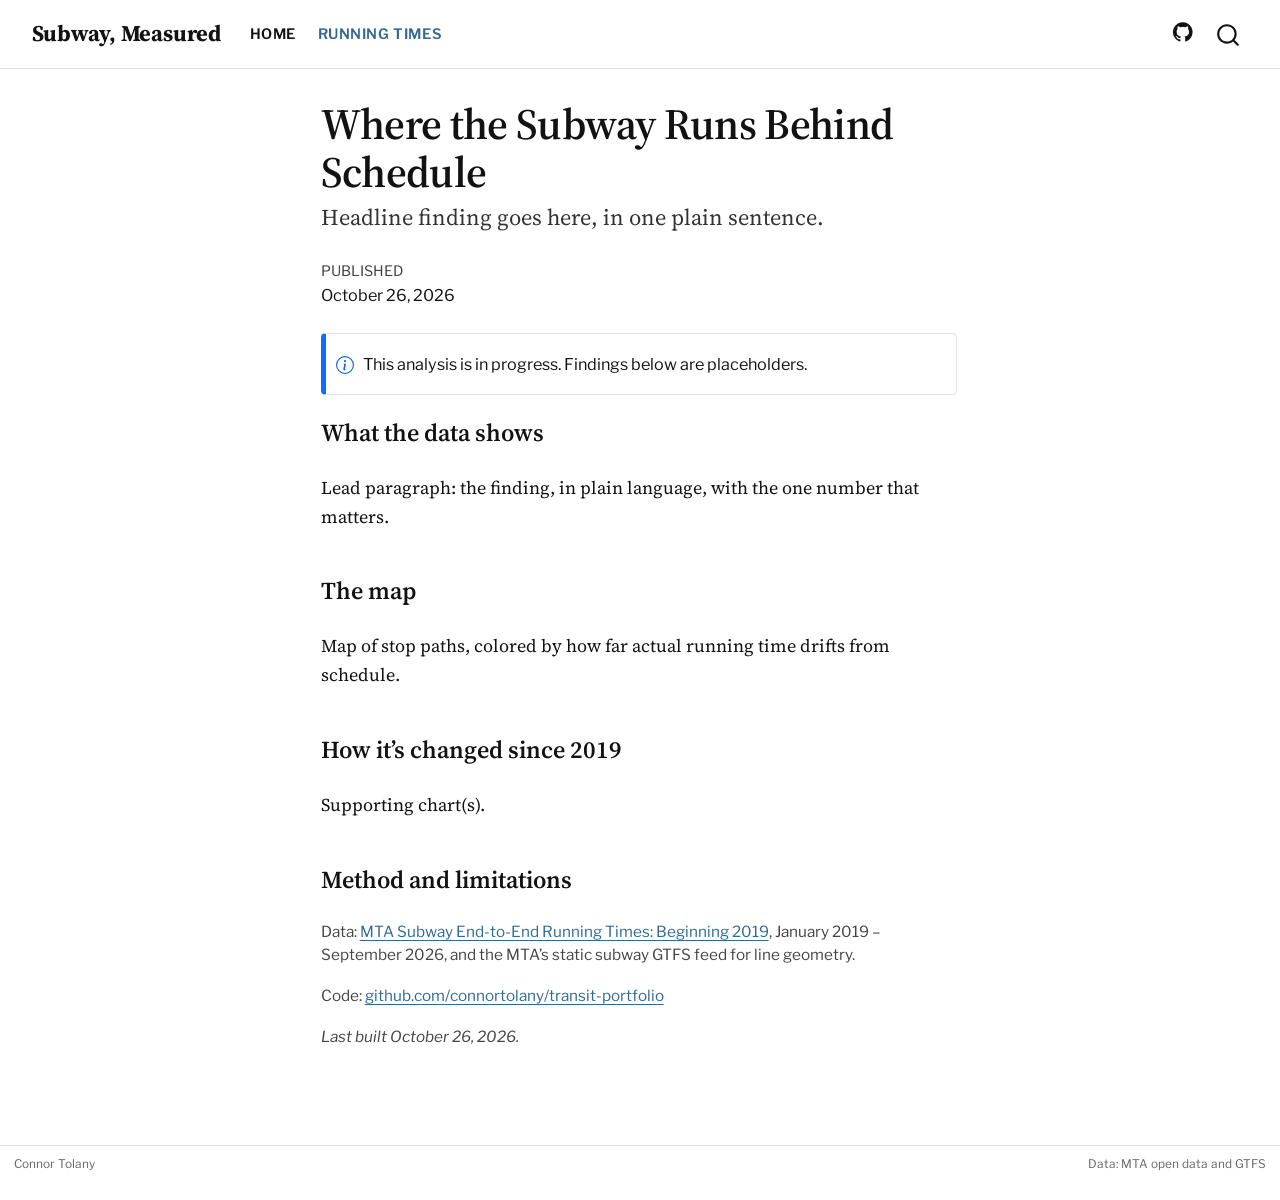
<file: analyses/running-times.html>
<!DOCTYPE html>
<html xmlns="http://www.w3.org/1999/xhtml" lang="en" xml:lang="en"><head>

<meta charset="utf-8">
<meta name="generator" content="quarto-1.10.19">

<meta name="viewport" content="width=device-width, initial-scale=1.0, user-scalable=yes">

<meta name="dcterms.date" content="2026-10-26">
<meta name="description" content="Systemwide actual vs.&nbsp;scheduled running times for every subway line since 2019. In progress.">

<title>Where the Subway Runs Behind Schedule – Subway, Measured</title>
<style>
/* Default styles provided by pandoc.
** See https://pandoc.org/MANUAL.html#variables-for-html for config info.
*/
span.smallcaps{font-variant: small-caps;}
div.columns{display: flex; gap: 1.5em;}
div.column{flex: auto;}
@media screen {
div.columns{gap: min(4vw, 1.5em);}
div.column{overflow-x: auto;}
}
div.hanging-indent{margin-left: 1.5em; text-indent: -1.5em;}
ul.task-list{list-style: none;}
ul.task-list li input[type="checkbox"] {
  width: 0.8em;
  margin: 0 0.8em 0.2em -1em; /* quarto-specific, see https://github.com/quarto-dev/quarto-cli/issues/4556 */ 
  vertical-align: middle;
}
</style>


<script src="../site_libs/quarto-nav/quarto-nav.js"></script>
<script src="../site_libs/quarto-nav/headroom.min.js"></script>
<script src="../site_libs/clipboard/clipboard.min.js"></script>
<script src="../site_libs/quarto-search/autocomplete.umd.js"></script>
<script src="../site_libs/quarto-search/fuse.min.js"></script>
<script src="../site_libs/quarto-search/quarto-search.js"></script>
<meta name="quarto:offset" content="../">
<script src="../site_libs/quarto-html/quarto.js" type="module"></script>
<script src="../site_libs/quarto-html/tabsets/tabsets.js" type="module"></script>
<script src="../site_libs/quarto-html/popper.min.js"></script>
<script src="../site_libs/quarto-html/tippy.umd.min.js"></script>
<script src="../site_libs/quarto-html/anchor.min.js"></script>
<link href="../site_libs/quarto-html/tippy.css" rel="stylesheet">
<link href="../site_libs/quarto-html/quarto-syntax-highlighting-bf27225e3a48a9273f3daa8f8e829971.css" rel="stylesheet" id="quarto-text-highlighting-styles">
<script src="../site_libs/bootstrap/bootstrap.min.js"></script>
<link href="../site_libs/bootstrap/bootstrap-icons.css" rel="stylesheet">
<link href="../site_libs/bootstrap/bootstrap-0b611ff37347aedc9259cbb111399db9.min.css" rel="stylesheet" append-hash="true" id="quarto-bootstrap" data-mode="light">
<script id="quarto-search-options" type="application/json">{
  "location": "navbar",
  "copy-button": false,
  "collapse-after": 3,
  "panel-placement": "end",
  "type": "overlay",
  "limit": 50,
  "keyboard-shortcut": [
    "f",
    "/",
    "s"
  ],
  "show-item-context": false,
  "language": {
    "search-no-results-text": "No results",
    "search-matching-documents-text": "matching documents",
    "search-copy-link-title": "Copy link to search",
    "search-hide-matches-text": "Hide additional matches",
    "search-more-match-text": "more match in this document",
    "search-more-matches-text": "more matches in this document",
    "search-clear-button-title": "Clear",
    "search-text-placeholder": "",
    "search-detached-cancel-button-title": "Cancel",
    "search-submit-button-title": "Submit",
    "search-label": "Search"
  }
}</script>
<style>html{ scroll-behavior: smooth; }</style>


</head>

<body class="nav-fixed fullcontent quarto-light">

<div id="quarto-search-results"></div>
  <header id="quarto-header" class="headroom fixed-top">
    <nav class="navbar navbar-expand-lg " data-bs-theme="dark">
      <div class="navbar-container container-fluid">
      <div class="navbar-brand-container mx-auto">
    <a class="navbar-brand" href="../index.html">
    <span class="navbar-title">Subway, Measured</span>
    </a>
  </div>
            <div id="quarto-search" class="" title="Search"></div>
          <button class="navbar-toggler" type="button" data-bs-toggle="collapse" data-bs-target="#navbarCollapse" aria-controls="navbarCollapse" role="menu" aria-expanded="false" aria-label="Toggle navigation" onclick="if (window.quartoToggleHeadroom) { window.quartoToggleHeadroom(); }">
  <span class="navbar-toggler-icon"></span>
</button>
          <div class="collapse navbar-collapse" id="navbarCollapse">
            <ul class="navbar-nav navbar-nav-scroll me-auto">
  <li class="nav-item">
    <a class="nav-link" href="../index.html"> 
<span class="menu-text">Home</span></a>
  </li>  
  <li class="nav-item">
    <a class="nav-link active" href="../analyses/running-times.html" aria-current="page"> 
<span class="menu-text">Running times</span></a>
  </li>  
</ul>
            <ul class="navbar-nav navbar-nav-scroll ms-auto">
  <li class="nav-item compact">
    <a class="nav-link" href="https://github.com/connortolany/transit-portfolio"> <i class="bi bi-github" role="img" aria-label="Code on GitHub">
</i> 
<span class="menu-text"></span></a>
  </li>  
</ul>
          </div> <!-- /navcollapse -->
            <div class="quarto-navbar-tools">
</div>
      </div> <!-- /container-fluid -->
    </nav>
</header>
<!-- content -->
<div id="quarto-content" class="quarto-container page-columns page-rows-contents page-layout-article page-navbar">
<!-- sidebar -->
<!-- margin-sidebar -->
    
<!-- main -->
<main class="content" id="quarto-document-content">

<header id="title-block-header" class="quarto-title-block default">
<div class="quarto-title">
<h1 class="title">Where the Subway Runs Behind Schedule</h1>
<p class="subtitle lead">Headline finding goes here, in one plain sentence.</p>
</div>

<div>
  <div class="description">
    Systemwide actual vs.&nbsp;scheduled running times for every subway line since 2019. In progress.
  </div>
</div>


<div class="quarto-title-meta">

    
    <div>
    <div class="quarto-title-meta-heading">Published</div>
    <div class="quarto-title-meta-contents">
      <p class="date">October 26, 2026</p>
    </div>
  </div>
  
    
  </div>
  


</header>


<div class="wip callout callout-style-simple callout-note">
<div class="callout-body d-flex">
<div class="callout-icon-container">
<i class="callout-icon"></i>
</div>
<div class="callout-body-container">
<p>This analysis is in progress. Findings below are placeholders.</p>
</div>
</div>
</div>
<!--
Page structure, top to bottom:
1. Headline finding: one or two plain sentences (also goes in `subtitle` above).
2. Main visual: the map of stop paths colored by drift from schedule.
3. Two or three supporting charts.
4. Method and limitations.
5. Link to the code.
-->
<section id="what-the-data-shows" class="level2">
<h2 class="anchored" data-anchor-id="what-the-data-shows">What the data shows</h2>
<p>Lead paragraph: the finding, in plain language, with the one number that matters.</p>
</section>
<section id="the-map" class="level2">
<h2 class="anchored" data-anchor-id="the-map">The map</h2>
<p>Map of stop paths, colored by how far actual running time drifts from schedule.</p>
</section>
<section id="how-its-changed-since-2019" class="level2">
<h2 class="anchored" data-anchor-id="how-its-changed-since-2019">How it’s changed since 2019</h2>
<p>Supporting chart(s).</p>
</section>
<section id="method-and-limitations" class="level2">
<h2 class="anchored" data-anchor-id="method-and-limitations">Method and limitations</h2>
<div class="note">
<p>Data: <a href="https://data.ny.gov/Transportation/MTA-Subway-End-to-End-Running-Times-Beginning-2019/sp9g-mzjh">MTA Subway End-to-End Running Times: Beginning 2019</a>, January 2019 – September 2026, and the MTA’s static subway GTFS feed for line geometry.</p>
<p>Code: <a href="https://github.com/connortolany/transit-portfolio">github.com/connortolany/transit-portfolio</a></p>
<p><em>Last built October 26, 2026.</em></p>
</div>


</section>

</main> <!-- /main -->
<script id="quarto-html-after-body" type="application/javascript">
  window.document.addEventListener("DOMContentLoaded", function (event) {
    const icon = "";
    const anchorJS = new window.AnchorJS();
    anchorJS.options = {
      placement: 'right',
      icon: icon
    };
    anchorJS.add('.anchored');
    const isCodeAnnotation = (el) => {
      for (const clz of el.classList) {
        if (clz.startsWith('code-annotation-')) {                     
          return true;
        }
      }
      return false;
    }
    const onCopySuccess = function(e) {
      // button target
      const button = e.trigger;
      // don't keep focus
      button.blur();
      // flash "checked"
      button.classList.add('code-copy-button-checked');
      var currentTitle = button.getAttribute("title");
      button.setAttribute("title", "Copied!");
      let tooltip;
      if (window.bootstrap) {
        button.setAttribute("data-bs-toggle", "tooltip");
        button.setAttribute("data-bs-placement", "left");
        button.setAttribute("data-bs-title", "Copied!");
        tooltip = new bootstrap.Tooltip(button, 
          { trigger: "manual", 
            customClass: "code-copy-button-tooltip",
            offset: [0, -8]});
        tooltip.show();    
      }
      setTimeout(function() {
        if (tooltip) {
          tooltip.hide();
          button.removeAttribute("data-bs-title");
          button.removeAttribute("data-bs-toggle");
          button.removeAttribute("data-bs-placement");
        }
        button.setAttribute("title", currentTitle);
        button.classList.remove('code-copy-button-checked');
      }, 1000);
      // clear code selection
      e.clearSelection();
    }
    const getTextToCopy = function(trigger) {
      const outerScaffold = trigger.parentElement.cloneNode(true);
      const codeEl = outerScaffold.querySelector('code');
      for (const childEl of codeEl.children) {
        if (isCodeAnnotation(childEl)) {
          childEl.remove();
        }
      }
      return codeEl.innerText;
    }
    const clipboard = new window.ClipboardJS('.code-copy-button:not([data-in-quarto-modal])', {
      text: getTextToCopy
    });
    clipboard.on('success', onCopySuccess);
    if (window.document.getElementById('quarto-embedded-source-code-modal')) {
      const clipboardModal = new window.ClipboardJS('.code-copy-button[data-in-quarto-modal]', {
        text: getTextToCopy,
        container: window.document.getElementById('quarto-embedded-source-code-modal')
      });
      clipboardModal.on('success', onCopySuccess);
    }
      var localhostRegex = new RegExp(/^(?:http|https):\/\/localhost\:?[0-9]*\//);
      var mailtoRegex = new RegExp(/^mailto:/);
        var filterRegex = new RegExp("https:\/\/connortolany\.github\.io\/transit-portfolio\/");
      var isInternal = (href) => {
          return filterRegex.test(href) || localhostRegex.test(href) || mailtoRegex.test(href);
      }
      // Inspect non-navigation links and adorn them if external
     var links = window.document.querySelectorAll('a[href]:not(.nav-link):not(.navbar-brand):not(.toc-action):not(.sidebar-link):not(.sidebar-item-toggle):not(.pagination-link):not(.no-external):not([aria-hidden]):not(.dropdown-item):not(.quarto-navigation-tool):not(.about-link)');
      for (var i=0; i<links.length; i++) {
        const link = links[i];
        if (!isInternal(link.href)) {
          // undo the damage that might have been done by quarto-nav.js in the case of
          // links that we want to consider external
          if (link.dataset.originalHref !== undefined) {
            link.href = link.dataset.originalHref;
          }
            // target, if specified
            link.setAttribute("target", "_blank");
            if (link.getAttribute("rel") === null) {
              link.setAttribute("rel", "noopener");
            }
        }
      }
    function tippyHover(el, contentFn, onTriggerFn, onUntriggerFn) {
      const config = {
        allowHTML: true,
        maxWidth: 500,
        delay: 100,
        arrow: false,
        appendTo: function(el) {
            return el.parentElement;
        },
        interactive: true,
        interactiveBorder: 10,
        theme: 'quarto',
        placement: 'bottom-start',
      };
      if (contentFn) {
        config.content = contentFn;
      }
      if (onTriggerFn) {
        config.onTrigger = onTriggerFn;
      }
      if (onUntriggerFn) {
        config.onUntrigger = onUntriggerFn;
      }
      window.tippy(el, config); 
    }
    const noterefs = window.document.querySelectorAll('a[role="doc-noteref"]');
    for (var i=0; i<noterefs.length; i++) {
      const ref = noterefs[i];
      tippyHover(ref, function() {
        // use id or data attribute instead here
        let href = ref.getAttribute('data-footnote-href') || ref.getAttribute('href');
        try { href = new URL(href).hash; } catch {}
        const id = href.replace(/^#\/?/, "");
        const note = window.document.getElementById(id);
        if (note) {
          return note.innerHTML;
        } else {
          return "";
        }
      });
    }
    const xrefs = window.document.querySelectorAll('a.quarto-xref');
    const processXRef = (id, note) => {
      // Strip column container classes
      const stripColumnClz = (el) => {
        el.classList.remove("page-full", "page-columns");
        if (el.children) {
          for (const child of el.children) {
            stripColumnClz(child);
          }
        }
      }
      stripColumnClz(note)
      if (id === null || id.startsWith('sec-')) {
        // Special case sections, only their first couple elements
        const container = document.createElement("div");
        if (note.children && note.children.length > 2) {
          container.appendChild(note.children[0].cloneNode(true));
          for (let i = 1; i < note.children.length; i++) {
            const child = note.children[i];
            if (child.tagName === "P" && child.innerText === "") {
              continue;
            } else {
              container.appendChild(child.cloneNode(true));
              break;
            }
          }
          if (window.Quarto?.typesetMath) {
            window.Quarto.typesetMath(container);
          }
          return container.innerHTML
        } else {
          if (window.Quarto?.typesetMath) {
            window.Quarto.typesetMath(note);
          }
          return note.innerHTML;
        }
      } else {
        // Remove any anchor links if they are present
        const anchorLink = note.querySelector('a.anchorjs-link');
        if (anchorLink) {
          anchorLink.remove();
        }
        if (window.Quarto?.typesetMath) {
          window.Quarto.typesetMath(note);
        }
        if (note.classList.contains("callout")) {
          return note.outerHTML;
        } else {
          return note.innerHTML;
        }
      }
    }
    for (var i=0; i<xrefs.length; i++) {
      const xref = xrefs[i];
      tippyHover(xref, undefined, function(instance) {
        instance.disable();
        let url = xref.getAttribute('href');
        let hash = undefined; 
        if (url.startsWith('#')) {
          hash = url;
        } else {
          try { hash = new URL(url).hash; } catch {}
        }
        if (hash) {
          const id = hash.replace(/^#\/?/, "");
          const note = window.document.getElementById(id);
          if (note !== null) {
            try {
              const html = processXRef(id, note.cloneNode(true));
              instance.setContent(html);
            } finally {
              instance.enable();
              instance.show();
            }
          } else {
            // See if we can fetch this
            fetch(url.split('#')[0])
            .then(res => res.text())
            .then(html => {
              const parser = new DOMParser();
              const htmlDoc = parser.parseFromString(html, "text/html");
              const note = htmlDoc.getElementById(id);
              if (note !== null) {
                const html = processXRef(id, note);
                instance.setContent(html);
              } 
            }).finally(() => {
              instance.enable();
              instance.show();
            });
          }
        } else {
          // See if we can fetch a full url (with no hash to target)
          // This is a special case and we should probably do some content thinning / targeting
          fetch(url)
          .then(res => res.text())
          .then(html => {
            const parser = new DOMParser();
            const htmlDoc = parser.parseFromString(html, "text/html");
            const note = htmlDoc.querySelector('main.content');
            if (note !== null) {
              // This should only happen for chapter cross references
              // (since there is no id in the URL)
              // remove the first header
              if (note.children.length > 0 && note.children[0].tagName === "HEADER") {
                note.children[0].remove();
              }
              const html = processXRef(null, note);
              instance.setContent(html);
            } 
          }).finally(() => {
            instance.enable();
            instance.show();
          });
        }
      }, function(instance) {
      });
    }
        let selectedAnnoteEl;
        const selectorForAnnotation = ( cell, annotation) => {
          let cellAttr = 'data-code-cell="' + cell + '"';
          let lineAttr = 'data-code-annotation="' +  annotation + '"';
          const selector = 'span[' + cellAttr + '][' + lineAttr + ']';
          return selector;
        }
        const selectCodeLines = (annoteEl) => {
          const doc = window.document;
          const targetCell = annoteEl.getAttribute("data-target-cell");
          const targetAnnotation = annoteEl.getAttribute("data-target-annotation");
          const annoteSpan = window.document.querySelector(selectorForAnnotation(targetCell, targetAnnotation));
          const lines = annoteSpan.getAttribute("data-code-lines").split(",");
          const lineIds = lines.map((line) => {
            return targetCell + "-" + line;
          })
          let top = null;
          let height = null;
          let parent = null;
          if (lineIds.length > 0) {
              //compute the position of the single el (top and bottom and make a div)
              const el = window.document.getElementById(lineIds[0]);
              top = el.offsetTop;
              height = el.offsetHeight;
              parent = el.parentElement.parentElement;
            if (lineIds.length > 1) {
              const lastEl = window.document.getElementById(lineIds[lineIds.length - 1]);
              const bottom = lastEl.offsetTop + lastEl.offsetHeight;
              height = bottom - top;
            }
            if (top !== null && height !== null && parent !== null) {
              // cook up a div (if necessary) and position it 
              let div = window.document.getElementById("code-annotation-line-highlight");
              if (div === null) {
                div = window.document.createElement("div");
                div.setAttribute("id", "code-annotation-line-highlight");
                div.style.position = 'absolute';
                parent.appendChild(div);
              }
              div.style.top = top - 2 + "px";
              div.style.height = height + 4 + "px";
              div.style.left = 0;
              let gutterDiv = window.document.getElementById("code-annotation-line-highlight-gutter");
              if (gutterDiv === null) {
                gutterDiv = window.document.createElement("div");
                gutterDiv.setAttribute("id", "code-annotation-line-highlight-gutter");
                gutterDiv.style.position = 'absolute';
                const codeCell = window.document.getElementById(targetCell);
                const gutter = codeCell.querySelector('.code-annotation-gutter');
                gutter.appendChild(gutterDiv);
              }
              gutterDiv.style.top = top - 2 + "px";
              gutterDiv.style.height = height + 4 + "px";
            }
            selectedAnnoteEl = annoteEl;
          }
        };
        const unselectCodeLines = () => {
          const elementsIds = ["code-annotation-line-highlight", "code-annotation-line-highlight-gutter"];
          elementsIds.forEach((elId) => {
            const div = window.document.getElementById(elId);
            if (div) {
              div.remove();
            }
          });
          selectedAnnoteEl = undefined;
        };
          // Handle positioning of the toggle
      window.addEventListener(
        "resize",
        throttle(() => {
          elRect = undefined;
          if (selectedAnnoteEl) {
            selectCodeLines(selectedAnnoteEl);
          }
        }, 10)
      );
      function throttle(fn, ms) {
      let throttle = false;
      let timer;
        return (...args) => {
          if(!throttle) { // first call gets through
              fn.apply(this, args);
              throttle = true;
          } else { // all the others get throttled
              if(timer) clearTimeout(timer); // cancel #2
              timer = setTimeout(() => {
                fn.apply(this, args);
                timer = throttle = false;
              }, ms);
          }
        };
      }
        // Attach click handler to the DT
        const annoteDls = window.document.querySelectorAll('dt[data-target-cell]');
        for (const annoteDlNode of annoteDls) {
          annoteDlNode.addEventListener('click', (event) => {
            const clickedEl = event.target;
            if (clickedEl !== selectedAnnoteEl) {
              unselectCodeLines();
              const activeEl = window.document.querySelector('dt[data-target-cell].code-annotation-active');
              if (activeEl) {
                activeEl.classList.remove('code-annotation-active');
              }
              selectCodeLines(clickedEl);
              clickedEl.classList.add('code-annotation-active');
            } else {
              // Unselect the line
              unselectCodeLines();
              clickedEl.classList.remove('code-annotation-active');
            }
          });
        }
    const findCites = (el) => {
      const parentEl = el.parentElement;
      if (parentEl) {
        const cites = parentEl.dataset.cites;
        if (cites) {
          return {
            el,
            cites: cites.split(' ')
          };
        } else {
          return findCites(el.parentElement)
        }
      } else {
        return undefined;
      }
    };
    var bibliorefs = window.document.querySelectorAll('a[role="doc-biblioref"]');
    for (var i=0; i<bibliorefs.length; i++) {
      const ref = bibliorefs[i];
      const citeInfo = findCites(ref);
      if (citeInfo) {
        tippyHover(citeInfo.el, function() {
          var popup = window.document.createElement('div');
          citeInfo.cites.forEach(function(cite) {
            var citeDiv = window.document.createElement('div');
            citeDiv.classList.add('hanging-indent');
            citeDiv.classList.add('csl-entry');
            var biblioDiv = window.document.getElementById('ref-' + cite);
            if (biblioDiv) {
              citeDiv.innerHTML = biblioDiv.innerHTML;
            }
            popup.appendChild(citeDiv);
          });
          return popup.innerHTML;
        });
      }
    }
  });
  </script>
</div> <!-- /content -->
<footer class="footer">
  <div class="nav-footer">
    <div class="nav-footer-left">
<p>Connor Tolany</p>
</div>   
    <div class="nav-footer-center">
      &nbsp;
    </div>
    <div class="nav-footer-right">
<p>Data: MTA open data and GTFS</p>
</div>
  </div>
</footer>




<script src="../site_libs/quarto-html/zenscroll-min.js"></script>
</body></html>
</file>
<file: site_libs/quarto-html/tippy.css>
.tippy-box[data-animation=fade][data-state=hidden]{opacity:0}[data-tippy-root]{max-width:calc(100vw - 10px)}.tippy-box{position:relative;background-color:#333;color:#fff;border-radius:4px;font-size:14px;line-height:1.4;white-space:normal;outline:0;transition-property:transform,visibility,opacity}.tippy-box[data-placement^=top]>.tippy-arrow{bottom:0}.tippy-box[data-placement^=top]>.tippy-arrow:before{bottom:-7px;left:0;border-width:8px 8px 0;border-top-color:initial;transform-origin:center top}.tippy-box[data-placement^=bottom]>.tippy-arrow{top:0}.tippy-box[data-placement^=bottom]>.tippy-arrow:before{top:-7px;left:0;border-width:0 8px 8px;border-bottom-color:initial;transform-origin:center bottom}.tippy-box[data-placement^=left]>.tippy-arrow{right:0}.tippy-box[data-placement^=left]>.tippy-arrow:before{border-width:8px 0 8px 8px;border-left-color:initial;right:-7px;transform-origin:center left}.tippy-box[data-placement^=right]>.tippy-arrow{left:0}.tippy-box[data-placement^=right]>.tippy-arrow:before{left:-7px;border-width:8px 8px 8px 0;border-right-color:initial;transform-origin:center right}.tippy-box[data-inertia][data-state=visible]{transition-timing-function:cubic-bezier(.54,1.5,.38,1.11)}.tippy-arrow{width:16px;height:16px;color:#333}.tippy-arrow:before{content:"";position:absolute;border-color:transparent;border-style:solid}.tippy-content{position:relative;padding:5px 9px;z-index:1}
</file>
<file: site_libs/quarto-html/quarto-syntax-highlighting-bf27225e3a48a9273f3daa8f8e829971.css>
/* quarto syntax highlight colors */
:root {
  --quarto-hl-ot-color: #003B4F;
  --quarto-hl-at-color: #657422;
  --quarto-hl-ss-color: #20794D;
  --quarto-hl-an-color: #5E5E5E;
  --quarto-hl-fu-color: #4758AB;
  --quarto-hl-st-color: #20794D;
  --quarto-hl-cf-color: #003B4F;
  --quarto-hl-op-color: #5E5E5E;
  --quarto-hl-er-color: #AD0000;
  --quarto-hl-bn-color: #AD0000;
  --quarto-hl-al-color: #AD0000;
  --quarto-hl-va-color: #111111;
  --quarto-hl-bu-color: inherit;
  --quarto-hl-ex-color: inherit;
  --quarto-hl-pp-color: #AD0000;
  --quarto-hl-in-color: #5E5E5E;
  --quarto-hl-vs-color: #20794D;
  --quarto-hl-wa-color: #5E5E5E;
  --quarto-hl-do-color: #5E5E5E;
  --quarto-hl-im-color: #00769E;
  --quarto-hl-ch-color: #20794D;
  --quarto-hl-dt-color: #AD0000;
  --quarto-hl-fl-color: #AD0000;
  --quarto-hl-co-color: #5E5E5E;
  --quarto-hl-cv-color: #5E5E5E;
  --quarto-hl-cn-color: #8f5902;
  --quarto-hl-sc-color: #5E5E5E;
  --quarto-hl-dv-color: #AD0000;
  --quarto-hl-kw-color: #003B4F;
}

/* other quarto variables */
:root {
  --quarto-font-monospace: SFMono-Regular, Menlo, Monaco, Consolas, "Liberation Mono", "Courier New", monospace;
}

/* syntax highlight based on Pandoc's rules */
pre > code.sourceCode > span {
  color: #003B4F;
}

code.sourceCode > span {
  color: #003B4F;
}

div.sourceCode,
div.sourceCode pre.sourceCode {
  color: #003B4F;
}

/* Normal */
code span {
  color: #003B4F;
}

/* Alert */
code span.al {
  color: #AD0000;
  font-style: inherit;
}

/* Annotation */
code span.an {
  color: #5E5E5E;
  font-style: inherit;
}

/* Attribute */
code span.at {
  color: #657422;
  font-style: inherit;
}

/* BaseN */
code span.bn {
  color: #AD0000;
  font-style: inherit;
}

/* BuiltIn */
code span.bu {
  font-style: inherit;
}

/* ControlFlow */
code span.cf {
  color: #003B4F;
  font-weight: bold;
  font-style: inherit;
}

/* Char */
code span.ch {
  color: #20794D;
  font-style: inherit;
}

/* Constant */
code span.cn {
  color: #8f5902;
  font-style: inherit;
}

/* Comment */
code span.co {
  color: #5E5E5E;
  font-style: inherit;
}

/* CommentVar */
code span.cv {
  color: #5E5E5E;
  font-style: italic;
}

/* Documentation */
code span.do {
  color: #5E5E5E;
  font-style: italic;
}

/* DataType */
code span.dt {
  color: #AD0000;
  font-style: inherit;
}

/* DecVal */
code span.dv {
  color: #AD0000;
  font-style: inherit;
}

/* Error */
code span.er {
  color: #AD0000;
  font-style: inherit;
}

/* Extension */
code span.ex {
  font-style: inherit;
}

/* Float */
code span.fl {
  color: #AD0000;
  font-style: inherit;
}

/* Function */
code span.fu {
  color: #4758AB;
  font-style: inherit;
}

/* Import */
code span.im {
  color: #00769E;
  font-style: inherit;
}

/* Information */
code span.in {
  color: #5E5E5E;
  font-style: inherit;
}

/* Keyword */
code span.kw {
  color: #003B4F;
  font-weight: bold;
  font-style: inherit;
}

/* Operator */
code span.op {
  color: #5E5E5E;
  font-style: inherit;
}

/* Other */
code span.ot {
  color: #003B4F;
  font-style: inherit;
}

/* Preprocessor */
code span.pp {
  color: #AD0000;
  font-style: inherit;
}

/* SpecialChar */
code span.sc {
  color: #5E5E5E;
  font-style: inherit;
}

/* SpecialString */
code span.ss {
  color: #20794D;
  font-style: inherit;
}

/* String */
code span.st {
  color: #20794D;
  font-style: inherit;
}

/* Variable */
code span.va {
  color: #111111;
  font-style: inherit;
}

/* VerbatimString */
code span.vs {
  color: #20794D;
  font-style: inherit;
}

/* Warning */
code span.wa {
  color: #5E5E5E;
  font-style: italic;
}

.prevent-inlining {
  content: "</";
}

/*# sourceMappingURL=8be38f48d34c45af72792cbd699585e7.css.map */
</file>
